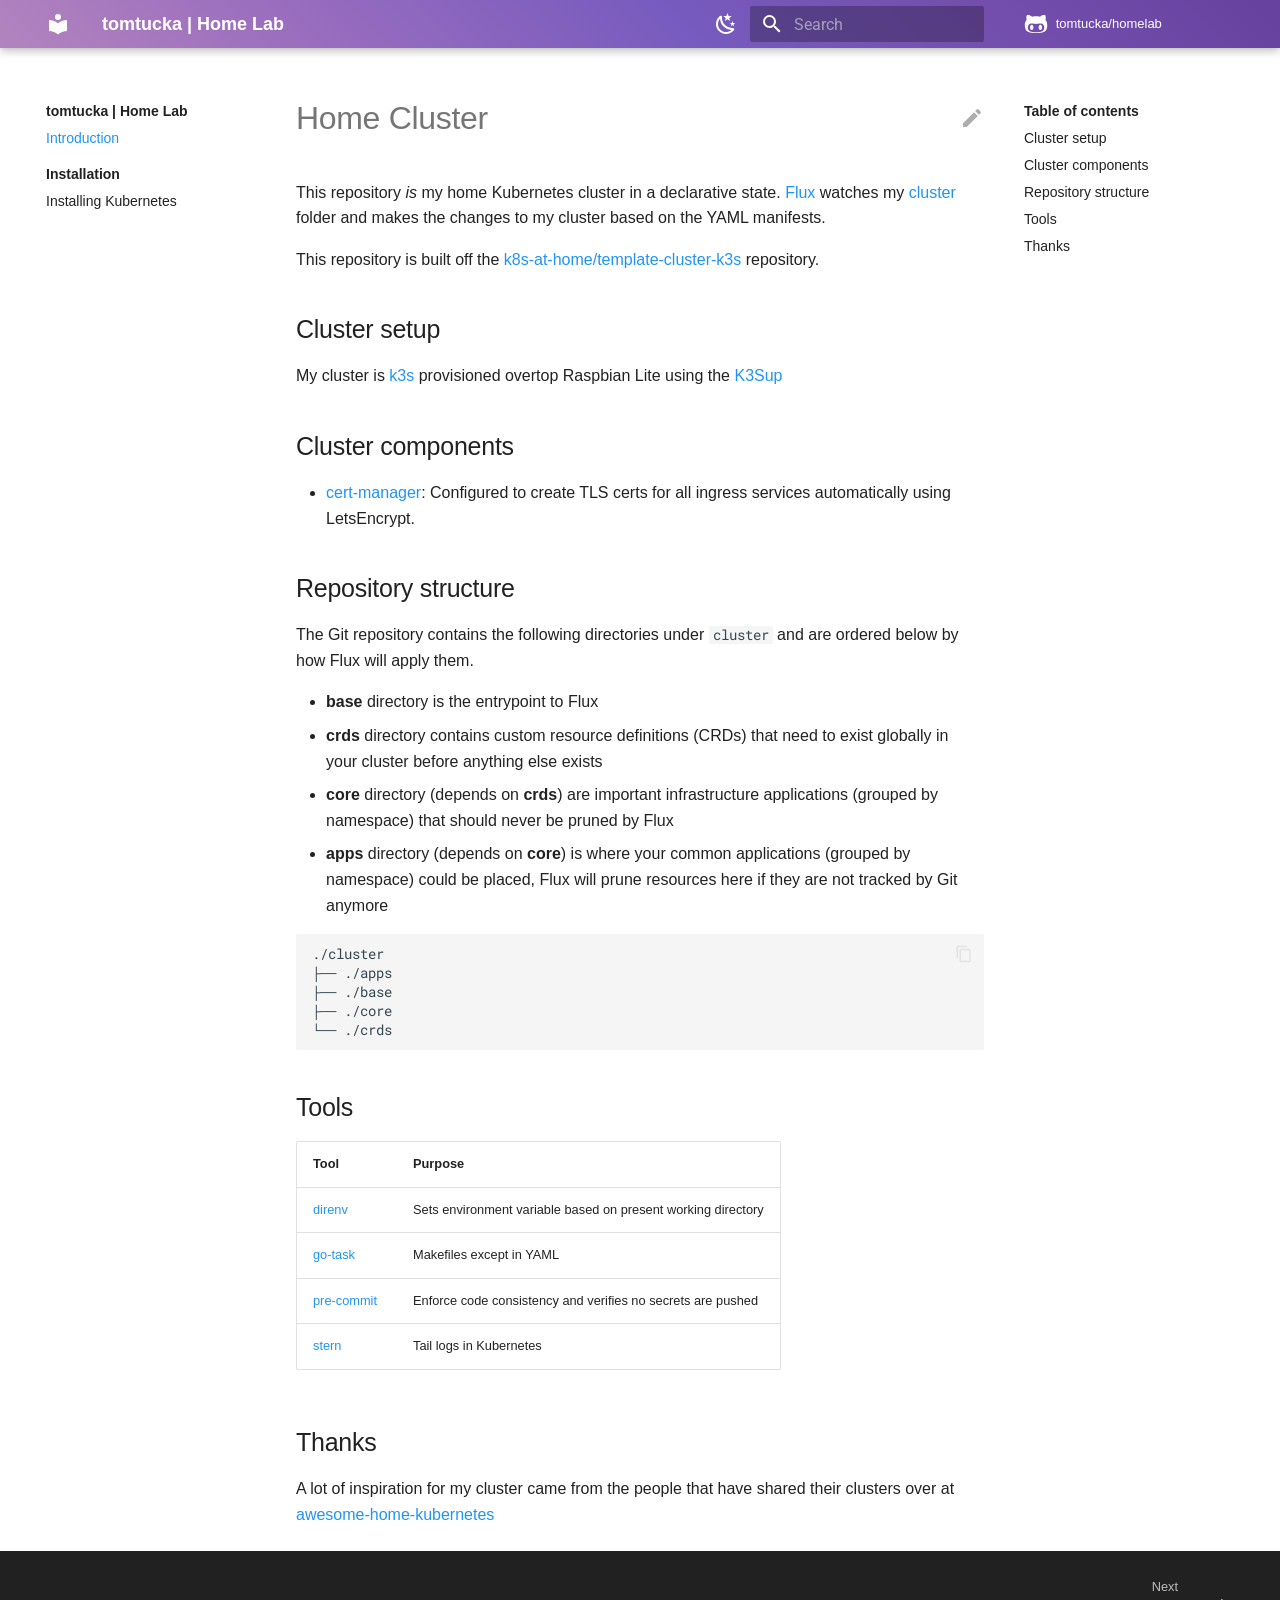
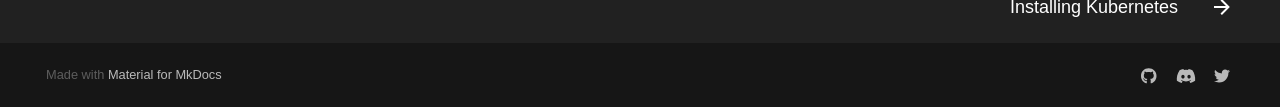
<file: index.html>
<!doctype html><html lang=en class=no-js> <head><meta charset=utf-8><meta name=viewport content="width=device-width,initial-scale=1"><meta name=description content="A mono repository for my home infrastructure and Kubernetes cluster which tries to adhere to Infrastructure as Code (IaC) and GitOps practices"><meta name=author content="Tom Withers"><link href=https://tomtucka.github.io/home-ops/ rel=canonical><link rel=icon href=assets/images/favicon.png><meta name=generator content="mkdocs-1.2.3, mkdocs-material-8.1.4"><title>tomtucka | Home Lab</title><link rel=stylesheet href=assets/stylesheets/main.bb3983ee.min.css><link rel=stylesheet href=assets/stylesheets/palette.e6a45f82.min.css><link rel=preconnect href=https://fonts.gstatic.com crossorigin><link rel=stylesheet href="https://fonts.googleapis.com/css?family=Roboto:300,400,400i,700%7CRoboto+Mono&display=fallback"><style>:root{--md-text-font:"Roboto";--md-code-font:"Roboto Mono"}</style><link rel=stylesheet href=_static/custom.css><script>__md_scope=new URL(".",location),__md_get=(e,_=localStorage,t=__md_scope)=>JSON.parse(_.getItem(t.pathname+"."+e)),__md_set=(e,_,t=localStorage,a=__md_scope)=>{try{t.setItem(a.pathname+"."+e,JSON.stringify(_))}catch(e){}}</script></head> <body dir=ltr data-md-color-scheme=default data-md-color-primary=blue data-md-color-accent=indigo> <script>var palette=__md_get("__palette");if(palette&&"object"==typeof palette.color)for(var[key,value]of Object.entries(palette.color))document.body.setAttribute("data-md-color-"+key,value)</script> <input class=md-toggle data-md-toggle=drawer type=checkbox id=__drawer autocomplete=off> <input class=md-toggle data-md-toggle=search type=checkbox id=__search autocomplete=off> <label class=md-overlay for=__drawer></label> <div data-md-component=skip> <a href=#home-cluster class=md-skip> Skip to content </a> </div> <div data-md-component=announce> </div> <header class=md-header data-md-component=header> <nav class="md-header__inner md-grid" aria-label=Header> <a href=. title="tomtucka | Home Lab" class="md-header__button md-logo" aria-label="tomtucka | Home Lab" data-md-component=logo> <svg xmlns=http://www.w3.org/2000/svg viewbox="0 0 24 24"><path d="M12 8a3 3 0 0 0 3-3 3 3 0 0 0-3-3 3 3 0 0 0-3 3 3 3 0 0 0 3 3m0 3.54C9.64 9.35 6.5 8 3 8v11c3.5 0 6.64 1.35 9 3.54 2.36-2.19 5.5-3.54 9-3.54V8c-3.5 0-6.64 1.35-9 3.54z"/></svg> </a> <label class="md-header__button md-icon" for=__drawer> <svg xmlns=http://www.w3.org/2000/svg viewbox="0 0 24 24"><path d="M3 6h18v2H3V6m0 5h18v2H3v-2m0 5h18v2H3v-2z"/></svg> </label> <div class=md-header__title data-md-component=header-title> <div class=md-header__ellipsis> <div class=md-header__topic> <span class=md-ellipsis> tomtucka | Home Lab </span> </div> <div class=md-header__topic data-md-component=header-topic> <span class=md-ellipsis> Introduction </span> </div> </div> </div> <form class=md-header__option data-md-component=palette> <input class=md-option data-md-color-media data-md-color-scheme=default data-md-color-primary=blue data-md-color-accent=indigo aria-label="Switch to dark mode" type=radio name=__palette id=__palette_1> <label class="md-header__button md-icon" title="Switch to dark mode" for=__palette_2 hidden> <svg xmlns=http://www.w3.org/2000/svg viewbox="0 0 24 24"><path d="m17.75 4.09-2.53 1.94.91 3.06-2.63-1.81-2.63 1.81.91-3.06-2.53-1.94L12.44 4l1.06-3 1.06 3 3.19.09m3.5 6.91-1.64 1.25.59 1.98-1.7-1.17-1.7 1.17.59-1.98L15.75 11l2.06-.05L18.5 9l.69 1.95 2.06.05m-2.28 4.95c.83-.08 1.72 1.1 1.19 1.85-.32.45-.66.87-1.08 1.27C15.17 23 8.84 23 4.94 19.07c-3.91-3.9-3.91-10.24 0-14.14.4-.4.82-.76 1.27-1.08.75-.53 1.93.36 1.85 1.19-.27 2.86.69 5.83 2.89 8.02a9.96 9.96 0 0 0 8.02 2.89m-1.64 2.02a12.08 12.08 0 0 1-7.8-3.47c-2.17-2.19-3.33-5-3.49-7.82-2.81 3.14-2.7 7.96.31 10.98 3.02 3.01 7.84 3.12 10.98.31z"/></svg> </label> <input class=md-option data-md-color-media data-md-color-scheme=slate data-md-color-primary=blue data-md-color-accent=indigo aria-label="Switch to light mode" type=radio name=__palette id=__palette_2> <label class="md-header__button md-icon" title="Switch to light mode" for=__palette_1 hidden> <svg xmlns=http://www.w3.org/2000/svg viewbox="0 0 24 24"><path d="M12 7a5 5 0 0 1 5 5 5 5 0 0 1-5 5 5 5 0 0 1-5-5 5 5 0 0 1 5-5m0 2a3 3 0 0 0-3 3 3 3 0 0 0 3 3 3 3 0 0 0 3-3 3 3 0 0 0-3-3m0-7 2.39 3.42C13.65 5.15 12.84 5 12 5c-.84 0-1.65.15-2.39.42L12 2M3.34 7l4.16-.35A7.2 7.2 0 0 0 5.94 8.5c-.44.74-.69 1.5-.83 2.29L3.34 7m.02 10 1.76-3.77a7.131 7.131 0 0 0 2.38 4.14L3.36 17M20.65 7l-1.77 3.79a7.023 7.023 0 0 0-2.38-4.15l4.15.36m-.01 10-4.14.36c.59-.51 1.12-1.14 1.54-1.86.42-.73.69-1.5.83-2.29L20.64 17M12 22l-2.41-3.44c.74.27 1.55.44 2.41.44.82 0 1.63-.17 2.37-.44L12 22z"/></svg> </label> </form> <label class="md-header__button md-icon" for=__search> <svg xmlns=http://www.w3.org/2000/svg viewbox="0 0 24 24"><path d="M9.5 3A6.5 6.5 0 0 1 16 9.5c0 1.61-.59 3.09-1.56 4.23l.27.27h.79l5 5-1.5 1.5-5-5v-.79l-.27-.27A6.516 6.516 0 0 1 9.5 16 6.5 6.5 0 0 1 3 9.5 6.5 6.5 0 0 1 9.5 3m0 2C7 5 5 7 5 9.5S7 14 9.5 14 14 12 14 9.5 12 5 9.5 5z"/></svg> </label> <div class=md-search data-md-component=search role=dialog> <label class=md-search__overlay for=__search></label> <div class=md-search__inner role=search> <form class=md-search__form name=search> <input type=text class=md-search__input name=query aria-label=Search placeholder=Search autocapitalize=off autocorrect=off autocomplete=off spellcheck=false data-md-component=search-query required> <label class="md-search__icon md-icon" for=__search> <svg xmlns=http://www.w3.org/2000/svg viewbox="0 0 24 24"><path d="M9.5 3A6.5 6.5 0 0 1 16 9.5c0 1.61-.59 3.09-1.56 4.23l.27.27h.79l5 5-1.5 1.5-5-5v-.79l-.27-.27A6.516 6.516 0 0 1 9.5 16 6.5 6.5 0 0 1 3 9.5 6.5 6.5 0 0 1 9.5 3m0 2C7 5 5 7 5 9.5S7 14 9.5 14 14 12 14 9.5 12 5 9.5 5z"/></svg> <svg xmlns=http://www.w3.org/2000/svg viewbox="0 0 24 24"><path d="M20 11v2H8l5.5 5.5-1.42 1.42L4.16 12l7.92-7.92L13.5 5.5 8 11h12z"/></svg> </label> <nav class=md-search__options aria-label=Search> <a href=javascript:void(0) class="md-search__icon md-icon" aria-label=Share data-clipboard data-clipboard-text data-md-component=search-share tabindex=-1> <svg xmlns=http://www.w3.org/2000/svg viewbox="0 0 24 24"><path d="M18 16.08c-.76 0-1.44.3-1.96.77L8.91 12.7c.05-.23.09-.46.09-.7 0-.24-.04-.47-.09-.7l7.05-4.11c.54.5 1.25.81 2.04.81a3 3 0 0 0 3-3 3 3 0 0 0-3-3 3 3 0 0 0-3 3c0 .24.04.47.09.7L8.04 9.81C7.5 9.31 6.79 9 6 9a3 3 0 0 0-3 3 3 3 0 0 0 3 3c.79 0 1.5-.31 2.04-.81l7.12 4.15c-.05.21-.08.43-.08.66 0 1.61 1.31 2.91 2.92 2.91 1.61 0 2.92-1.3 2.92-2.91A2.92 2.92 0 0 0 18 16.08z"/></svg> </a> <button type=reset class="md-search__icon md-icon" aria-label=Clear tabindex=-1> <svg xmlns=http://www.w3.org/2000/svg viewbox="0 0 24 24"><path d="M19 6.41 17.59 5 12 10.59 6.41 5 5 6.41 10.59 12 5 17.59 6.41 19 12 13.41 17.59 19 19 17.59 13.41 12 19 6.41z"/></svg> </button> </nav> <div class=md-search__suggest data-md-component=search-suggest></div> </form> <div class=md-search__output> <div class=md-search__scrollwrap data-md-scrollfix> <div class=md-search-result data-md-component=search-result> <div class=md-search-result__meta> Initializing search </div> <ol class=md-search-result__list></ol> </div> </div> </div> </div> </div> <div class=md-header__source> <a href=https://github.com/tomtucka/homelab/ title="Go to repository" class=md-source data-md-component=source> <div class="md-source__icon md-icon"> <svg xmlns=http://www.w3.org/2000/svg viewbox="0 0 480 512"><path d="M186.1 328.7c0 20.9-10.9 55.1-36.7 55.1s-36.7-34.2-36.7-55.1 10.9-55.1 36.7-55.1 36.7 34.2 36.7 55.1zM480 278.2c0 31.9-3.2 65.7-17.5 95-37.9 76.6-142.1 74.8-216.7 74.8-75.8 0-186.2 2.7-225.6-74.8-14.6-29-20.2-63.1-20.2-95 0-41.9 13.9-81.5 41.5-113.6-5.2-15.8-7.7-32.4-7.7-48.8 0-21.5 4.9-32.3 14.6-51.8 45.3 0 74.3 9 108.8 36 29-6.9 58.8-10 88.7-10 27 0 54.2 2.9 80.4 9.2 34-26.7 63-35.2 107.8-35.2 9.8 19.5 14.6 30.3 14.6 51.8 0 16.4-2.6 32.7-7.7 48.2 27.5 32.4 39 72.3 39 114.2zm-64.3 50.5c0-43.9-26.7-82.6-73.5-82.6-18.9 0-37 3.4-56 6-14.9 2.3-29.8 3.2-45.1 3.2-15.2 0-30.1-.9-45.1-3.2-18.7-2.6-37-6-56-6-46.8 0-73.5 38.7-73.5 82.6 0 87.8 80.4 101.3 150.4 101.3h48.2c70.3 0 150.6-13.4 150.6-101.3zm-82.6-55.1c-25.8 0-36.7 34.2-36.7 55.1s10.9 55.1 36.7 55.1 36.7-34.2 36.7-55.1-10.9-55.1-36.7-55.1z"/></svg> </div> <div class=md-source__repository> tomtucka/homelab </div> </a> </div> </nav> </header> <div class=md-container data-md-component=container> <main class=md-main data-md-component=main> <div class="md-main__inner md-grid"> <div class="md-sidebar md-sidebar--primary" data-md-component=sidebar data-md-type=navigation> <div class=md-sidebar__scrollwrap> <div class=md-sidebar__inner> <nav class="md-nav md-nav--primary" aria-label=Navigation data-md-level=0> <label class=md-nav__title for=__drawer> <a href=. title="tomtucka | Home Lab" class="md-nav__button md-logo" aria-label="tomtucka | Home Lab" data-md-component=logo> <svg xmlns=http://www.w3.org/2000/svg viewbox="0 0 24 24"><path d="M12 8a3 3 0 0 0 3-3 3 3 0 0 0-3-3 3 3 0 0 0-3 3 3 3 0 0 0 3 3m0 3.54C9.64 9.35 6.5 8 3 8v11c3.5 0 6.64 1.35 9 3.54 2.36-2.19 5.5-3.54 9-3.54V8c-3.5 0-6.64 1.35-9 3.54z"/></svg> </a> tomtucka | Home Lab </label> <div class=md-nav__source> <a href=https://github.com/tomtucka/homelab/ title="Go to repository" class=md-source data-md-component=source> <div class="md-source__icon md-icon"> <svg xmlns=http://www.w3.org/2000/svg viewbox="0 0 480 512"><path d="M186.1 328.7c0 20.9-10.9 55.1-36.7 55.1s-36.7-34.2-36.7-55.1 10.9-55.1 36.7-55.1 36.7 34.2 36.7 55.1zM480 278.2c0 31.9-3.2 65.7-17.5 95-37.9 76.6-142.1 74.8-216.7 74.8-75.8 0-186.2 2.7-225.6-74.8-14.6-29-20.2-63.1-20.2-95 0-41.9 13.9-81.5 41.5-113.6-5.2-15.8-7.7-32.4-7.7-48.8 0-21.5 4.9-32.3 14.6-51.8 45.3 0 74.3 9 108.8 36 29-6.9 58.8-10 88.7-10 27 0 54.2 2.9 80.4 9.2 34-26.7 63-35.2 107.8-35.2 9.8 19.5 14.6 30.3 14.6 51.8 0 16.4-2.6 32.7-7.7 48.2 27.5 32.4 39 72.3 39 114.2zm-64.3 50.5c0-43.9-26.7-82.6-73.5-82.6-18.9 0-37 3.4-56 6-14.9 2.3-29.8 3.2-45.1 3.2-15.2 0-30.1-.9-45.1-3.2-18.7-2.6-37-6-56-6-46.8 0-73.5 38.7-73.5 82.6 0 87.8 80.4 101.3 150.4 101.3h48.2c70.3 0 150.6-13.4 150.6-101.3zm-82.6-55.1c-25.8 0-36.7 34.2-36.7 55.1s10.9 55.1 36.7 55.1 36.7-34.2 36.7-55.1-10.9-55.1-36.7-55.1z"/></svg> </div> <div class=md-source__repository> tomtucka/homelab </div> </a> </div> <ul class=md-nav__list data-md-scrollfix> <li class="md-nav__item md-nav__item--active"> <input class="md-nav__toggle md-toggle" data-md-toggle=toc type=checkbox id=__toc> <label class="md-nav__link md-nav__link--active" for=__toc> Introduction <span class="md-nav__icon md-icon"></span> </label> <a href=. class="md-nav__link md-nav__link--active"> Introduction </a> <nav class="md-nav md-nav--secondary" aria-label="Table of contents"> <label class=md-nav__title for=__toc> <span class="md-nav__icon md-icon"></span> Table of contents </label> <ul class=md-nav__list data-md-component=toc data-md-scrollfix> <li class=md-nav__item> <a href=#cluster-setup class=md-nav__link> Cluster setup </a> </li> <li class=md-nav__item> <a href=#cluster-components class=md-nav__link> Cluster components </a> </li> <li class=md-nav__item> <a href=#repository-structure class=md-nav__link> Repository structure </a> </li> <li class=md-nav__item> <a href=#tools class=md-nav__link> Tools </a> </li> <li class=md-nav__item> <a href=#thanks class=md-nav__link> Thanks </a> </li> </ul> </nav> </li> <li class="md-nav__item md-nav__item--section md-nav__item--nested"> <input class="md-nav__toggle md-toggle" data-md-toggle=__nav_2 type=checkbox id=__nav_2> <label class=md-nav__link for=__nav_2> Installation <span class="md-nav__icon md-icon"></span> </label> <nav class=md-nav aria-label=Installation data-md-level=1> <label class=md-nav__title for=__nav_2> <span class="md-nav__icon md-icon"></span> Installation </label> <ul class=md-nav__list data-md-scrollfix> <li class=md-nav__item> <a href=installation/installing-kubernetes/ class=md-nav__link> Installing Kubernetes </a> </li> </ul> </nav> </li> </ul> </nav> </div> </div> </div> <div class="md-sidebar md-sidebar--secondary" data-md-component=sidebar data-md-type=toc> <div class=md-sidebar__scrollwrap> <div class=md-sidebar__inner> <nav class="md-nav md-nav--secondary" aria-label="Table of contents"> <label class=md-nav__title for=__toc> <span class="md-nav__icon md-icon"></span> Table of contents </label> <ul class=md-nav__list data-md-component=toc data-md-scrollfix> <li class=md-nav__item> <a href=#cluster-setup class=md-nav__link> Cluster setup </a> </li> <li class=md-nav__item> <a href=#cluster-components class=md-nav__link> Cluster components </a> </li> <li class=md-nav__item> <a href=#repository-structure class=md-nav__link> Repository structure </a> </li> <li class=md-nav__item> <a href=#tools class=md-nav__link> Tools </a> </li> <li class=md-nav__item> <a href=#thanks class=md-nav__link> Thanks </a> </li> </ul> </nav> </div> </div> </div> <div class=md-content data-md-component=content> <article class="md-content__inner md-typeset"> <a href=https://github.com/tomtucka/homelab/edit/main/docs/index.md title="Edit this page" class="md-content__button md-icon"> <svg xmlns=http://www.w3.org/2000/svg viewbox="0 0 24 24"><path d="M20.71 7.04c.39-.39.39-1.04 0-1.41l-2.34-2.34c-.37-.39-1.02-.39-1.41 0l-1.84 1.83 3.75 3.75M3 17.25V21h3.75L17.81 9.93l-3.75-3.75L3 17.25z"/></svg> </a> <h1 id=home-cluster>Home Cluster<a class=headerlink href=#home-cluster title="Permanent link">&para;</a></h1> <p>This repository <em>is</em> my home Kubernetes cluster in a declarative state. <a href=https://github.com/fluxcd/flux2>Flux</a> watches my <a href=./cluster/ >cluster</a> folder and makes the changes to my cluster based on the YAML manifests.</p> <p>This repository is built off the <a href=https://github.com/k8s-at-home/template-cluster-k3s>k8s-at-home/template-cluster-k3s</a> repository.</p> <h2 id=cluster-setup>Cluster setup<a class=headerlink href=#cluster-setup title="Permanent link">&para;</a></h2> <p>My cluster is <a href=https://k3s.io/ >k3s</a> provisioned overtop Raspbian Lite using the <a href>K3Sup</a></p> <h2 id=cluster-components>Cluster components<a class=headerlink href=#cluster-components title="Permanent link">&para;</a></h2> <ul> <li><a href=https://cert-manager.io/docs/ >cert-manager</a>: Configured to create TLS certs for all ingress services automatically using LetsEncrypt.</li> </ul> <h2 id=repository-structure>Repository structure<a class=headerlink href=#repository-structure title="Permanent link">&para;</a></h2> <p>The Git repository contains the following directories under <code>cluster</code> and are ordered below by how Flux will apply them.</p> <ul> <li><strong>base</strong> directory is the entrypoint to Flux</li> <li><strong>crds</strong> directory contains custom resource definitions (CRDs) that need to exist globally in your cluster before anything else exists</li> <li><strong>core</strong> directory (depends on <strong>crds</strong>) are important infrastructure applications (grouped by namespace) that should never be pruned by Flux</li> <li><strong>apps</strong> directory (depends on <strong>core</strong>) is where your common applications (grouped by namespace) could be placed, Flux will prune resources here if they are not tracked by Git anymore</li> </ul> <pre><code>./cluster
├── ./apps
├── ./base
├── ./core
└── ./crds
</code></pre> <h2 id=tools>Tools<a class=headerlink href=#tools title="Permanent link">&para;</a></h2> <table> <thead> <tr> <th>Tool</th> <th>Purpose</th> </tr> </thead> <tbody> <tr> <td><a href=https://github.com/direnv/direnv>direnv</a></td> <td>Sets environment variable based on present working directory</td> </tr> <tr> <td><a href=https://github.com/go-task/task>go-task</a></td> <td>Makefiles except in YAML</td> </tr> <tr> <td><a href=https://github.com/pre-commit/pre-commit>pre-commit</a></td> <td>Enforce code consistency and verifies no secrets are pushed</td> </tr> <tr> <td><a href=https://github.com/stern/stern>stern</a></td> <td>Tail logs in Kubernetes</td> </tr> </tbody> </table> <h2 id=thanks>Thanks<a class=headerlink href=#thanks title="Permanent link">&para;</a></h2> <p>A lot of inspiration for my cluster came from the people that have shared their clusters over at <a href=https://github.com/k8s-at-home/awesome-home-kubernetes>awesome-home-kubernetes</a></p> </article> </div> </div> </main> <footer class=md-footer> <nav class="md-footer__inner md-grid" aria-label=Footer> <a href=installation/installing-kubernetes/ class="md-footer__link md-footer__link--next" aria-label="Next: Installing Kubernetes" rel=next> <div class=md-footer__title> <div class=md-ellipsis> <span class=md-footer__direction> Next </span> Installing Kubernetes </div> </div> <div class="md-footer__button md-icon"> <svg xmlns=http://www.w3.org/2000/svg viewbox="0 0 24 24"><path d="M4 11v2h12l-5.5 5.5 1.42 1.42L19.84 12l-7.92-7.92L10.5 5.5 16 11H4z"/></svg> </div> </a> </nav> <div class="md-footer-meta md-typeset"> <div class="md-footer-meta__inner md-grid"> <div class=md-copyright> Made with <a href=https://squidfunk.github.io/mkdocs-material/ target=_blank rel=noopener> Material for MkDocs </a> </div> <div class=md-social> <a href=https://github.com/tomtucka target=_blank rel=noopener title=github.com class=md-social__link> <svg xmlns=http://www.w3.org/2000/svg viewbox="0 0 496 512"><path d="M165.9 397.4c0 2-2.3 3.6-5.2 3.6-3.3.3-5.6-1.3-5.6-3.6 0-2 2.3-3.6 5.2-3.6 3-.3 5.6 1.3 5.6 3.6zm-31.1-4.5c-.7 2 1.3 4.3 4.3 4.9 2.6 1 5.6 0 6.2-2s-1.3-4.3-4.3-5.2c-2.6-.7-5.5.3-6.2 2.3zm44.2-1.7c-2.9.7-4.9 2.6-4.6 4.9.3 2 2.9 3.3 5.9 2.6 2.9-.7 4.9-2.6 4.6-4.6-.3-1.9-3-3.2-5.9-2.9zM244.8 8C106.1 8 0 113.3 0 252c0 110.9 69.8 205.8 169.5 239.2 12.8 2.3 17.3-5.6 17.3-12.1 0-6.2-.3-40.4-.3-61.4 0 0-70 15-84.7-29.8 0 0-11.4-29.1-27.8-36.6 0 0-22.9-15.7 1.6-15.4 0 0 24.9 2 38.6 25.8 21.9 38.6 58.6 27.5 72.9 20.9 2.3-16 8.8-27.1 16-33.7-55.9-6.2-112.3-14.3-112.3-110.5 0-27.5 7.6-41.3 23.6-58.9-2.6-6.5-11.1-33.3 2.6-67.9 20.9-6.5 69 27 69 27 20-5.6 41.5-8.5 62.8-8.5s42.8 2.9 62.8 8.5c0 0 48.1-33.6 69-27 13.7 34.7 5.2 61.4 2.6 67.9 16 17.7 25.8 31.5 25.8 58.9 0 96.5-58.9 104.2-114.8 110.5 9.2 7.9 17 22.9 17 46.4 0 33.7-.3 75.4-.3 83.6 0 6.5 4.6 14.4 17.3 12.1C428.2 457.8 496 362.9 496 252 496 113.3 383.5 8 244.8 8zM97.2 352.9c-1.3 1-1 3.3.7 5.2 1.6 1.6 3.9 2.3 5.2 1 1.3-1 1-3.3-.7-5.2-1.6-1.6-3.9-2.3-5.2-1zm-10.8-8.1c-.7 1.3.3 2.9 2.3 3.9 1.6 1 3.6.7 4.3-.7.7-1.3-.3-2.9-2.3-3.9-2-.6-3.6-.3-4.3.7zm32.4 35.6c-1.6 1.3-1 4.3 1.3 6.2 2.3 2.3 5.2 2.6 6.5 1 1.3-1.3.7-4.3-1.3-6.2-2.2-2.3-5.2-2.6-6.5-1zm-11.4-14.7c-1.6 1-1.6 3.6 0 5.9 1.6 2.3 4.3 3.3 5.6 2.3 1.6-1.3 1.6-3.9 0-6.2-1.4-2.3-4-3.3-5.6-2z"/></svg> </a> <a href=https://discord.gg/k8s-at-home target=_blank rel=noopener title=discord.gg class=md-social__link> <svg xmlns=http://www.w3.org/2000/svg viewbox="0 0 640 512"><path d="M524.531 69.836a1.5 1.5 0 0 0-.764-.7A485.065 485.065 0 0 0 404.081 32.03a1.816 1.816 0 0 0-1.923.91 337.461 337.461 0 0 0-14.9 30.6 447.848 447.848 0 0 0-134.426 0 309.541 309.541 0 0 0-15.135-30.6 1.89 1.89 0 0 0-1.924-.91 483.689 483.689 0 0 0-119.688 37.107 1.712 1.712 0 0 0-.788.676C39.068 183.651 18.186 294.69 28.43 404.354a2.016 2.016 0 0 0 .765 1.375 487.666 487.666 0 0 0 146.825 74.189 1.9 1.9 0 0 0 2.063-.676A348.2 348.2 0 0 0 208.12 430.4a1.86 1.86 0 0 0-1.019-2.588 321.173 321.173 0 0 1-45.868-21.853 1.885 1.885 0 0 1-.185-3.126 251.047 251.047 0 0 0 9.109-7.137 1.819 1.819 0 0 1 1.9-.256c96.229 43.917 200.41 43.917 295.5 0a1.812 1.812 0 0 1 1.924.233 234.533 234.533 0 0 0 9.132 7.16 1.884 1.884 0 0 1-.162 3.126 301.407 301.407 0 0 1-45.89 21.83 1.875 1.875 0 0 0-1 2.611 391.055 391.055 0 0 0 30.014 48.815 1.864 1.864 0 0 0 2.063.7A486.048 486.048 0 0 0 610.7 405.729a1.882 1.882 0 0 0 .765-1.352c12.264-126.783-20.532-236.912-86.934-334.541zM222.491 337.58c-28.972 0-52.844-26.587-52.844-59.239s23.409-59.241 52.844-59.241c29.665 0 53.306 26.82 52.843 59.239 0 32.654-23.41 59.241-52.843 59.241zm195.38 0c-28.971 0-52.843-26.587-52.843-59.239s23.409-59.241 52.843-59.241c29.667 0 53.307 26.82 52.844 59.239 0 32.654-23.177 59.241-52.844 59.241z"/></svg> </a> <a href=https://twitter.com/tomtucka target=_blank rel=noopener title=twitter.com class=md-social__link> <svg xmlns=http://www.w3.org/2000/svg viewbox="0 0 512 512"><path d="M459.37 151.716c.325 4.548.325 9.097.325 13.645 0 138.72-105.583 298.558-298.558 298.558-59.452 0-114.68-17.219-161.137-47.106 8.447.974 16.568 1.299 25.34 1.299 49.055 0 94.213-16.568 130.274-44.832-46.132-.975-84.792-31.188-98.112-72.772 6.498.974 12.995 1.624 19.818 1.624 9.421 0 18.843-1.3 27.614-3.573-48.081-9.747-84.143-51.98-84.143-102.985v-1.299c13.969 7.797 30.214 12.67 47.431 13.319-28.264-18.843-46.781-51.005-46.781-87.391 0-19.492 5.197-37.36 14.294-52.954 51.655 63.675 129.3 105.258 216.365 109.807-1.624-7.797-2.599-15.918-2.599-24.04 0-57.828 46.782-104.934 104.934-104.934 30.213 0 57.502 12.67 76.67 33.137 23.715-4.548 46.456-13.32 66.599-25.34-7.798 24.366-24.366 44.833-46.132 57.827 21.117-2.273 41.584-8.122 60.426-16.243-14.292 20.791-32.161 39.308-52.628 54.253z"/></svg> </a> </div> </div> </div> </footer> </div> <div class=md-dialog data-md-component=dialog> <div class="md-dialog__inner md-typeset"></div> </div> <script id=__config type=application/json>{"base": ".", "features": ["navigation.sections", "navigation.tracking", "search.highlight", "search.share", "search.suggest"], "translations": {"clipboard.copy": "Copy to clipboard", "clipboard.copied": "Copied to clipboard", "search.config.lang": "en", "search.config.pipeline": "trimmer, stopWordFilter", "search.config.separator": "[\\s\\-]+", "search.placeholder": "Search", "search.result.placeholder": "Type to start searching", "search.result.none": "No matching documents", "search.result.one": "1 matching document", "search.result.other": "# matching documents", "search.result.more.one": "1 more on this page", "search.result.more.other": "# more on this page", "search.result.term.missing": "Missing", "select.version.title": "Select version"}, "search": "assets/javascripts/workers/search.361d90f1.min.js"}</script> <script src=assets/javascripts/bundle.289a2a4b.min.js></script> </body> </html>
</file>
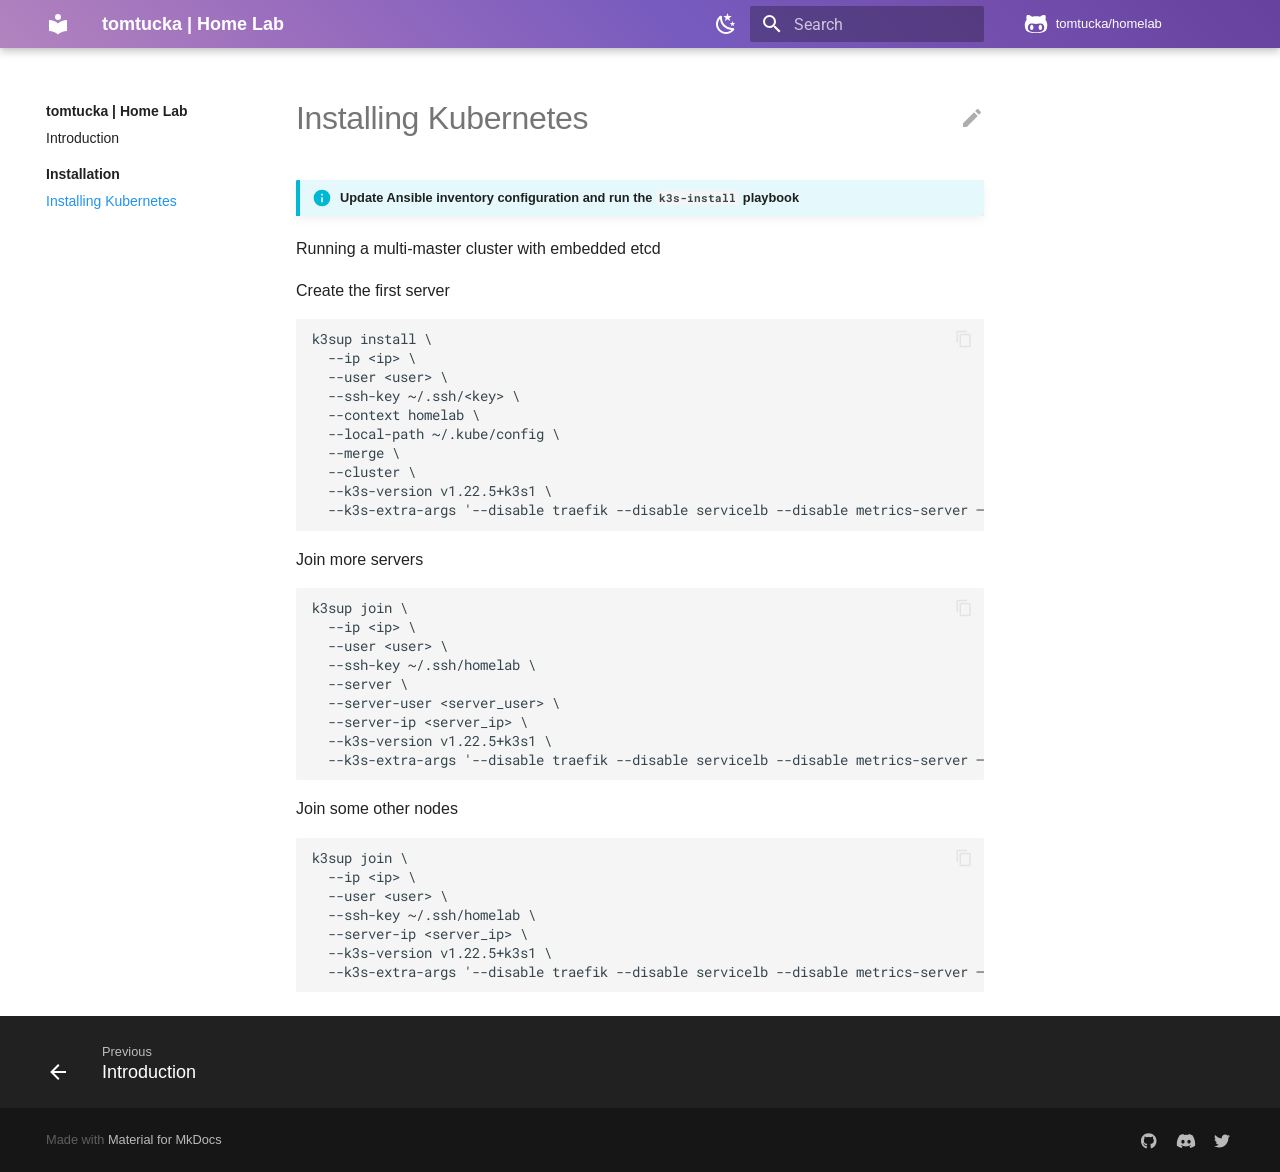
<file: installation/installing-kubernetes/index.html>
<!doctype html><html lang=en class=no-js> <head><meta charset=utf-8><meta name=viewport content="width=device-width,initial-scale=1"><meta name=description content="A mono repository for my home infrastructure and Kubernetes cluster which tries to adhere to Infrastructure as Code (IaC) and GitOps practices"><meta name=author content="Tom Withers"><link href=https://tomtucka.github.io/home-ops/installation/installing-kubernetes/ rel=canonical><link rel=icon href=../../assets/images/favicon.png><meta name=generator content="mkdocs-1.2.3, mkdocs-material-8.1.4"><title>Installing Kubernetes - tomtucka | Home Lab</title><link rel=stylesheet href=../../assets/stylesheets/main.bb3983ee.min.css><link rel=stylesheet href=../../assets/stylesheets/palette.e6a45f82.min.css><link rel=preconnect href=https://fonts.gstatic.com crossorigin><link rel=stylesheet href="https://fonts.googleapis.com/css?family=Roboto:300,400,400i,700%7CRoboto+Mono&display=fallback"><style>:root{--md-text-font:"Roboto";--md-code-font:"Roboto Mono"}</style><link rel=stylesheet href=../../_static/custom.css><script>__md_scope=new URL("../..",location),__md_get=(e,_=localStorage,t=__md_scope)=>JSON.parse(_.getItem(t.pathname+"."+e)),__md_set=(e,_,t=localStorage,a=__md_scope)=>{try{t.setItem(a.pathname+"."+e,JSON.stringify(_))}catch(e){}}</script></head> <body dir=ltr data-md-color-scheme=default data-md-color-primary=blue data-md-color-accent=indigo> <script>var palette=__md_get("__palette");if(palette&&"object"==typeof palette.color)for(var[key,value]of Object.entries(palette.color))document.body.setAttribute("data-md-color-"+key,value)</script> <input class=md-toggle data-md-toggle=drawer type=checkbox id=__drawer autocomplete=off> <input class=md-toggle data-md-toggle=search type=checkbox id=__search autocomplete=off> <label class=md-overlay for=__drawer></label> <div data-md-component=skip> <a href=#installing-kubernetes class=md-skip> Skip to content </a> </div> <div data-md-component=announce> </div> <header class=md-header data-md-component=header> <nav class="md-header__inner md-grid" aria-label=Header> <a href=../.. title="tomtucka | Home Lab" class="md-header__button md-logo" aria-label="tomtucka | Home Lab" data-md-component=logo> <svg xmlns=http://www.w3.org/2000/svg viewbox="0 0 24 24"><path d="M12 8a3 3 0 0 0 3-3 3 3 0 0 0-3-3 3 3 0 0 0-3 3 3 3 0 0 0 3 3m0 3.54C9.64 9.35 6.5 8 3 8v11c3.5 0 6.64 1.35 9 3.54 2.36-2.19 5.5-3.54 9-3.54V8c-3.5 0-6.64 1.35-9 3.54z"/></svg> </a> <label class="md-header__button md-icon" for=__drawer> <svg xmlns=http://www.w3.org/2000/svg viewbox="0 0 24 24"><path d="M3 6h18v2H3V6m0 5h18v2H3v-2m0 5h18v2H3v-2z"/></svg> </label> <div class=md-header__title data-md-component=header-title> <div class=md-header__ellipsis> <div class=md-header__topic> <span class=md-ellipsis> tomtucka | Home Lab </span> </div> <div class=md-header__topic data-md-component=header-topic> <span class=md-ellipsis> Installing Kubernetes </span> </div> </div> </div> <form class=md-header__option data-md-component=palette> <input class=md-option data-md-color-media data-md-color-scheme=default data-md-color-primary=blue data-md-color-accent=indigo aria-label="Switch to dark mode" type=radio name=__palette id=__palette_1> <label class="md-header__button md-icon" title="Switch to dark mode" for=__palette_2 hidden> <svg xmlns=http://www.w3.org/2000/svg viewbox="0 0 24 24"><path d="m17.75 4.09-2.53 1.94.91 3.06-2.63-1.81-2.63 1.81.91-3.06-2.53-1.94L12.44 4l1.06-3 1.06 3 3.19.09m3.5 6.91-1.64 1.25.59 1.98-1.7-1.17-1.7 1.17.59-1.98L15.75 11l2.06-.05L18.5 9l.69 1.95 2.06.05m-2.28 4.95c.83-.08 1.72 1.1 1.19 1.85-.32.45-.66.87-1.08 1.27C15.17 23 8.84 23 4.94 19.07c-3.91-3.9-3.91-10.24 0-14.14.4-.4.82-.76 1.27-1.08.75-.53 1.93.36 1.85 1.19-.27 2.86.69 5.83 2.89 8.02a9.96 9.96 0 0 0 8.02 2.89m-1.64 2.02a12.08 12.08 0 0 1-7.8-3.47c-2.17-2.19-3.33-5-3.49-7.82-2.81 3.14-2.7 7.96.31 10.98 3.02 3.01 7.84 3.12 10.98.31z"/></svg> </label> <input class=md-option data-md-color-media data-md-color-scheme=slate data-md-color-primary=blue data-md-color-accent=indigo aria-label="Switch to light mode" type=radio name=__palette id=__palette_2> <label class="md-header__button md-icon" title="Switch to light mode" for=__palette_1 hidden> <svg xmlns=http://www.w3.org/2000/svg viewbox="0 0 24 24"><path d="M12 7a5 5 0 0 1 5 5 5 5 0 0 1-5 5 5 5 0 0 1-5-5 5 5 0 0 1 5-5m0 2a3 3 0 0 0-3 3 3 3 0 0 0 3 3 3 3 0 0 0 3-3 3 3 0 0 0-3-3m0-7 2.39 3.42C13.65 5.15 12.84 5 12 5c-.84 0-1.65.15-2.39.42L12 2M3.34 7l4.16-.35A7.2 7.2 0 0 0 5.94 8.5c-.44.74-.69 1.5-.83 2.29L3.34 7m.02 10 1.76-3.77a7.131 7.131 0 0 0 2.38 4.14L3.36 17M20.65 7l-1.77 3.79a7.023 7.023 0 0 0-2.38-4.15l4.15.36m-.01 10-4.14.36c.59-.51 1.12-1.14 1.54-1.86.42-.73.69-1.5.83-2.29L20.64 17M12 22l-2.41-3.44c.74.27 1.55.44 2.41.44.82 0 1.63-.17 2.37-.44L12 22z"/></svg> </label> </form> <label class="md-header__button md-icon" for=__search> <svg xmlns=http://www.w3.org/2000/svg viewbox="0 0 24 24"><path d="M9.5 3A6.5 6.5 0 0 1 16 9.5c0 1.61-.59 3.09-1.56 4.23l.27.27h.79l5 5-1.5 1.5-5-5v-.79l-.27-.27A6.516 6.516 0 0 1 9.5 16 6.5 6.5 0 0 1 3 9.5 6.5 6.5 0 0 1 9.5 3m0 2C7 5 5 7 5 9.5S7 14 9.5 14 14 12 14 9.5 12 5 9.5 5z"/></svg> </label> <div class=md-search data-md-component=search role=dialog> <label class=md-search__overlay for=__search></label> <div class=md-search__inner role=search> <form class=md-search__form name=search> <input type=text class=md-search__input name=query aria-label=Search placeholder=Search autocapitalize=off autocorrect=off autocomplete=off spellcheck=false data-md-component=search-query required> <label class="md-search__icon md-icon" for=__search> <svg xmlns=http://www.w3.org/2000/svg viewbox="0 0 24 24"><path d="M9.5 3A6.5 6.5 0 0 1 16 9.5c0 1.61-.59 3.09-1.56 4.23l.27.27h.79l5 5-1.5 1.5-5-5v-.79l-.27-.27A6.516 6.516 0 0 1 9.5 16 6.5 6.5 0 0 1 3 9.5 6.5 6.5 0 0 1 9.5 3m0 2C7 5 5 7 5 9.5S7 14 9.5 14 14 12 14 9.5 12 5 9.5 5z"/></svg> <svg xmlns=http://www.w3.org/2000/svg viewbox="0 0 24 24"><path d="M20 11v2H8l5.5 5.5-1.42 1.42L4.16 12l7.92-7.92L13.5 5.5 8 11h12z"/></svg> </label> <nav class=md-search__options aria-label=Search> <a href=javascript:void(0) class="md-search__icon md-icon" aria-label=Share data-clipboard data-clipboard-text data-md-component=search-share tabindex=-1> <svg xmlns=http://www.w3.org/2000/svg viewbox="0 0 24 24"><path d="M18 16.08c-.76 0-1.44.3-1.96.77L8.91 12.7c.05-.23.09-.46.09-.7 0-.24-.04-.47-.09-.7l7.05-4.11c.54.5 1.25.81 2.04.81a3 3 0 0 0 3-3 3 3 0 0 0-3-3 3 3 0 0 0-3 3c0 .24.04.47.09.7L8.04 9.81C7.5 9.31 6.79 9 6 9a3 3 0 0 0-3 3 3 3 0 0 0 3 3c.79 0 1.5-.31 2.04-.81l7.12 4.15c-.05.21-.08.43-.08.66 0 1.61 1.31 2.91 2.92 2.91 1.61 0 2.92-1.3 2.92-2.91A2.92 2.92 0 0 0 18 16.08z"/></svg> </a> <button type=reset class="md-search__icon md-icon" aria-label=Clear tabindex=-1> <svg xmlns=http://www.w3.org/2000/svg viewbox="0 0 24 24"><path d="M19 6.41 17.59 5 12 10.59 6.41 5 5 6.41 10.59 12 5 17.59 6.41 19 12 13.41 17.59 19 19 17.59 13.41 12 19 6.41z"/></svg> </button> </nav> <div class=md-search__suggest data-md-component=search-suggest></div> </form> <div class=md-search__output> <div class=md-search__scrollwrap data-md-scrollfix> <div class=md-search-result data-md-component=search-result> <div class=md-search-result__meta> Initializing search </div> <ol class=md-search-result__list></ol> </div> </div> </div> </div> </div> <div class=md-header__source> <a href=https://github.com/tomtucka/homelab/ title="Go to repository" class=md-source data-md-component=source> <div class="md-source__icon md-icon"> <svg xmlns=http://www.w3.org/2000/svg viewbox="0 0 480 512"><path d="M186.1 328.7c0 20.9-10.9 55.1-36.7 55.1s-36.7-34.2-36.7-55.1 10.9-55.1 36.7-55.1 36.7 34.2 36.7 55.1zM480 278.2c0 31.9-3.2 65.7-17.5 95-37.9 76.6-142.1 74.8-216.7 74.8-75.8 0-186.2 2.7-225.6-74.8-14.6-29-20.2-63.1-20.2-95 0-41.9 13.9-81.5 41.5-113.6-5.2-15.8-7.7-32.4-7.7-48.8 0-21.5 4.9-32.3 14.6-51.8 45.3 0 74.3 9 108.8 36 29-6.9 58.8-10 88.7-10 27 0 54.2 2.9 80.4 9.2 34-26.7 63-35.2 107.8-35.2 9.8 19.5 14.6 30.3 14.6 51.8 0 16.4-2.6 32.7-7.7 48.2 27.5 32.4 39 72.3 39 114.2zm-64.3 50.5c0-43.9-26.7-82.6-73.5-82.6-18.9 0-37 3.4-56 6-14.9 2.3-29.8 3.2-45.1 3.2-15.2 0-30.1-.9-45.1-3.2-18.7-2.6-37-6-56-6-46.8 0-73.5 38.7-73.5 82.6 0 87.8 80.4 101.3 150.4 101.3h48.2c70.3 0 150.6-13.4 150.6-101.3zm-82.6-55.1c-25.8 0-36.7 34.2-36.7 55.1s10.9 55.1 36.7 55.1 36.7-34.2 36.7-55.1-10.9-55.1-36.7-55.1z"/></svg> </div> <div class=md-source__repository> tomtucka/homelab </div> </a> </div> </nav> </header> <div class=md-container data-md-component=container> <main class=md-main data-md-component=main> <div class="md-main__inner md-grid"> <div class="md-sidebar md-sidebar--primary" data-md-component=sidebar data-md-type=navigation> <div class=md-sidebar__scrollwrap> <div class=md-sidebar__inner> <nav class="md-nav md-nav--primary" aria-label=Navigation data-md-level=0> <label class=md-nav__title for=__drawer> <a href=../.. title="tomtucka | Home Lab" class="md-nav__button md-logo" aria-label="tomtucka | Home Lab" data-md-component=logo> <svg xmlns=http://www.w3.org/2000/svg viewbox="0 0 24 24"><path d="M12 8a3 3 0 0 0 3-3 3 3 0 0 0-3-3 3 3 0 0 0-3 3 3 3 0 0 0 3 3m0 3.54C9.64 9.35 6.5 8 3 8v11c3.5 0 6.64 1.35 9 3.54 2.36-2.19 5.5-3.54 9-3.54V8c-3.5 0-6.64 1.35-9 3.54z"/></svg> </a> tomtucka | Home Lab </label> <div class=md-nav__source> <a href=https://github.com/tomtucka/homelab/ title="Go to repository" class=md-source data-md-component=source> <div class="md-source__icon md-icon"> <svg xmlns=http://www.w3.org/2000/svg viewbox="0 0 480 512"><path d="M186.1 328.7c0 20.9-10.9 55.1-36.7 55.1s-36.7-34.2-36.7-55.1 10.9-55.1 36.7-55.1 36.7 34.2 36.7 55.1zM480 278.2c0 31.9-3.2 65.7-17.5 95-37.9 76.6-142.1 74.8-216.7 74.8-75.8 0-186.2 2.7-225.6-74.8-14.6-29-20.2-63.1-20.2-95 0-41.9 13.9-81.5 41.5-113.6-5.2-15.8-7.7-32.4-7.7-48.8 0-21.5 4.9-32.3 14.6-51.8 45.3 0 74.3 9 108.8 36 29-6.9 58.8-10 88.7-10 27 0 54.2 2.9 80.4 9.2 34-26.7 63-35.2 107.8-35.2 9.8 19.5 14.6 30.3 14.6 51.8 0 16.4-2.6 32.7-7.7 48.2 27.5 32.4 39 72.3 39 114.2zm-64.3 50.5c0-43.9-26.7-82.6-73.5-82.6-18.9 0-37 3.4-56 6-14.9 2.3-29.8 3.2-45.1 3.2-15.2 0-30.1-.9-45.1-3.2-18.7-2.6-37-6-56-6-46.8 0-73.5 38.7-73.5 82.6 0 87.8 80.4 101.3 150.4 101.3h48.2c70.3 0 150.6-13.4 150.6-101.3zm-82.6-55.1c-25.8 0-36.7 34.2-36.7 55.1s10.9 55.1 36.7 55.1 36.7-34.2 36.7-55.1-10.9-55.1-36.7-55.1z"/></svg> </div> <div class=md-source__repository> tomtucka/homelab </div> </a> </div> <ul class=md-nav__list data-md-scrollfix> <li class=md-nav__item> <a href=../.. class=md-nav__link> Introduction </a> </li> <li class="md-nav__item md-nav__item--active md-nav__item--section md-nav__item--nested"> <input class="md-nav__toggle md-toggle" data-md-toggle=__nav_2 type=checkbox id=__nav_2 checked> <label class=md-nav__link for=__nav_2> Installation <span class="md-nav__icon md-icon"></span> </label> <nav class=md-nav aria-label=Installation data-md-level=1> <label class=md-nav__title for=__nav_2> <span class="md-nav__icon md-icon"></span> Installation </label> <ul class=md-nav__list data-md-scrollfix> <li class="md-nav__item md-nav__item--active"> <input class="md-nav__toggle md-toggle" data-md-toggle=toc type=checkbox id=__toc> <a href=./ class="md-nav__link md-nav__link--active"> Installing Kubernetes </a> </li> </ul> </nav> </li> </ul> </nav> </div> </div> </div> <div class="md-sidebar md-sidebar--secondary" data-md-component=sidebar data-md-type=toc> <div class=md-sidebar__scrollwrap> <div class=md-sidebar__inner> <nav class="md-nav md-nav--secondary" aria-label="Table of contents"> </nav> </div> </div> </div> <div class=md-content data-md-component=content> <article class="md-content__inner md-typeset"> <a href=https://github.com/tomtucka/homelab/edit/main/docs/installation/installing-kubernetes.md title="Edit this page" class="md-content__button md-icon"> <svg xmlns=http://www.w3.org/2000/svg viewbox="0 0 24 24"><path d="M20.71 7.04c.39-.39.39-1.04 0-1.41l-2.34-2.34c-.37-.39-1.02-.39-1.41 0l-1.84 1.83 3.75 3.75M3 17.25V21h3.75L17.81 9.93l-3.75-3.75L3 17.25z"/></svg> </a> <h1 id=installing-kubernetes>Installing Kubernetes<a class=headerlink href=#installing-kubernetes title="Permanent link">&para;</a></h1> <div class="admonition info"> <p class=admonition-title>Update Ansible inventory configuration and run the <code>k3s-install</code> playbook</p> </div> <p>Running a multi-master cluster with embedded etcd</p> <p>Create the first server</p> <pre><code class=language-sh>k3sup install \
  --ip &lt;ip&gt; \
  --user &lt;user&gt; \
  --ssh-key ~/.ssh/&lt;key&gt; \
  --context homelab \
  --local-path ~/.kube/config \
  --merge \
  --cluster \
  --k3s-version v1.22.5+k3s1 \
  --k3s-extra-args '--disable traefik --disable servicelb --disable metrics-server –flannel-backend=none' \
</code></pre> <p>Join more servers</p> <pre><code class=language-sh>k3sup join \
  --ip &lt;ip&gt; \
  --user &lt;user&gt; \
  --ssh-key ~/.ssh/homelab \
  --server \
  --server-user &lt;server_user&gt; \
  --server-ip &lt;server_ip&gt; \
  --k3s-version v1.22.5+k3s1 \
  --k3s-extra-args '--disable traefik --disable servicelb --disable metrics-server –flannel-backend=none'
</code></pre> <p>Join some other nodes</p> <pre><code class=language-sh>k3sup join \
  --ip &lt;ip&gt; \
  --user &lt;user&gt; \
  --ssh-key ~/.ssh/homelab \
  --server-ip &lt;server_ip&gt; \
  --k3s-version v1.22.5+k3s1 \
  --k3s-extra-args '--disable traefik --disable servicelb --disable metrics-server –flannel-backend=none'
</code></pre> </article> </div> </div> </main> <footer class=md-footer> <nav class="md-footer__inner md-grid" aria-label=Footer> <a href=../.. class="md-footer__link md-footer__link--prev" aria-label="Previous: Introduction" rel=prev> <div class="md-footer__button md-icon"> <svg xmlns=http://www.w3.org/2000/svg viewbox="0 0 24 24"><path d="M20 11v2H8l5.5 5.5-1.42 1.42L4.16 12l7.92-7.92L13.5 5.5 8 11h12z"/></svg> </div> <div class=md-footer__title> <div class=md-ellipsis> <span class=md-footer__direction> Previous </span> Introduction </div> </div> </a> </nav> <div class="md-footer-meta md-typeset"> <div class="md-footer-meta__inner md-grid"> <div class=md-copyright> Made with <a href=https://squidfunk.github.io/mkdocs-material/ target=_blank rel=noopener> Material for MkDocs </a> </div> <div class=md-social> <a href=https://github.com/tomtucka target=_blank rel=noopener title=github.com class=md-social__link> <svg xmlns=http://www.w3.org/2000/svg viewbox="0 0 496 512"><path d="M165.9 397.4c0 2-2.3 3.6-5.2 3.6-3.3.3-5.6-1.3-5.6-3.6 0-2 2.3-3.6 5.2-3.6 3-.3 5.6 1.3 5.6 3.6zm-31.1-4.5c-.7 2 1.3 4.3 4.3 4.9 2.6 1 5.6 0 6.2-2s-1.3-4.3-4.3-5.2c-2.6-.7-5.5.3-6.2 2.3zm44.2-1.7c-2.9.7-4.9 2.6-4.6 4.9.3 2 2.9 3.3 5.9 2.6 2.9-.7 4.9-2.6 4.6-4.6-.3-1.9-3-3.2-5.9-2.9zM244.8 8C106.1 8 0 113.3 0 252c0 110.9 69.8 205.8 169.5 239.2 12.8 2.3 17.3-5.6 17.3-12.1 0-6.2-.3-40.4-.3-61.4 0 0-70 15-84.7-29.8 0 0-11.4-29.1-27.8-36.6 0 0-22.9-15.7 1.6-15.4 0 0 24.9 2 38.6 25.8 21.9 38.6 58.6 27.5 72.9 20.9 2.3-16 8.8-27.1 16-33.7-55.9-6.2-112.3-14.3-112.3-110.5 0-27.5 7.6-41.3 23.6-58.9-2.6-6.5-11.1-33.3 2.6-67.9 20.9-6.5 69 27 69 27 20-5.6 41.5-8.5 62.8-8.5s42.8 2.9 62.8 8.5c0 0 48.1-33.6 69-27 13.7 34.7 5.2 61.4 2.6 67.9 16 17.7 25.8 31.5 25.8 58.9 0 96.5-58.9 104.2-114.8 110.5 9.2 7.9 17 22.9 17 46.4 0 33.7-.3 75.4-.3 83.6 0 6.5 4.6 14.4 17.3 12.1C428.2 457.8 496 362.9 496 252 496 113.3 383.5 8 244.8 8zM97.2 352.9c-1.3 1-1 3.3.7 5.2 1.6 1.6 3.9 2.3 5.2 1 1.3-1 1-3.3-.7-5.2-1.6-1.6-3.9-2.3-5.2-1zm-10.8-8.1c-.7 1.3.3 2.9 2.3 3.9 1.6 1 3.6.7 4.3-.7.7-1.3-.3-2.9-2.3-3.9-2-.6-3.6-.3-4.3.7zm32.4 35.6c-1.6 1.3-1 4.3 1.3 6.2 2.3 2.3 5.2 2.6 6.5 1 1.3-1.3.7-4.3-1.3-6.2-2.2-2.3-5.2-2.6-6.5-1zm-11.4-14.7c-1.6 1-1.6 3.6 0 5.9 1.6 2.3 4.3 3.3 5.6 2.3 1.6-1.3 1.6-3.9 0-6.2-1.4-2.3-4-3.3-5.6-2z"/></svg> </a> <a href=https://discord.gg/k8s-at-home target=_blank rel=noopener title=discord.gg class=md-social__link> <svg xmlns=http://www.w3.org/2000/svg viewbox="0 0 640 512"><path d="M524.531 69.836a1.5 1.5 0 0 0-.764-.7A485.065 485.065 0 0 0 404.081 32.03a1.816 1.816 0 0 0-1.923.91 337.461 337.461 0 0 0-14.9 30.6 447.848 447.848 0 0 0-134.426 0 309.541 309.541 0 0 0-15.135-30.6 1.89 1.89 0 0 0-1.924-.91 483.689 483.689 0 0 0-119.688 37.107 1.712 1.712 0 0 0-.788.676C39.068 183.651 18.186 294.69 28.43 404.354a2.016 2.016 0 0 0 .765 1.375 487.666 487.666 0 0 0 146.825 74.189 1.9 1.9 0 0 0 2.063-.676A348.2 348.2 0 0 0 208.12 430.4a1.86 1.86 0 0 0-1.019-2.588 321.173 321.173 0 0 1-45.868-21.853 1.885 1.885 0 0 1-.185-3.126 251.047 251.047 0 0 0 9.109-7.137 1.819 1.819 0 0 1 1.9-.256c96.229 43.917 200.41 43.917 295.5 0a1.812 1.812 0 0 1 1.924.233 234.533 234.533 0 0 0 9.132 7.16 1.884 1.884 0 0 1-.162 3.126 301.407 301.407 0 0 1-45.89 21.83 1.875 1.875 0 0 0-1 2.611 391.055 391.055 0 0 0 30.014 48.815 1.864 1.864 0 0 0 2.063.7A486.048 486.048 0 0 0 610.7 405.729a1.882 1.882 0 0 0 .765-1.352c12.264-126.783-20.532-236.912-86.934-334.541zM222.491 337.58c-28.972 0-52.844-26.587-52.844-59.239s23.409-59.241 52.844-59.241c29.665 0 53.306 26.82 52.843 59.239 0 32.654-23.41 59.241-52.843 59.241zm195.38 0c-28.971 0-52.843-26.587-52.843-59.239s23.409-59.241 52.843-59.241c29.667 0 53.307 26.82 52.844 59.239 0 32.654-23.177 59.241-52.844 59.241z"/></svg> </a> <a href=https://twitter.com/tomtucka target=_blank rel=noopener title=twitter.com class=md-social__link> <svg xmlns=http://www.w3.org/2000/svg viewbox="0 0 512 512"><path d="M459.37 151.716c.325 4.548.325 9.097.325 13.645 0 138.72-105.583 298.558-298.558 298.558-59.452 0-114.68-17.219-161.137-47.106 8.447.974 16.568 1.299 25.34 1.299 49.055 0 94.213-16.568 130.274-44.832-46.132-.975-84.792-31.188-98.112-72.772 6.498.974 12.995 1.624 19.818 1.624 9.421 0 18.843-1.3 27.614-3.573-48.081-9.747-84.143-51.98-84.143-102.985v-1.299c13.969 7.797 30.214 12.67 47.431 13.319-28.264-18.843-46.781-51.005-46.781-87.391 0-19.492 5.197-37.36 14.294-52.954 51.655 63.675 129.3 105.258 216.365 109.807-1.624-7.797-2.599-15.918-2.599-24.04 0-57.828 46.782-104.934 104.934-104.934 30.213 0 57.502 12.67 76.67 33.137 23.715-4.548 46.456-13.32 66.599-25.34-7.798 24.366-24.366 44.833-46.132 57.827 21.117-2.273 41.584-8.122 60.426-16.243-14.292 20.791-32.161 39.308-52.628 54.253z"/></svg> </a> </div> </div> </div> </footer> </div> <div class=md-dialog data-md-component=dialog> <div class="md-dialog__inner md-typeset"></div> </div> <script id=__config type=application/json>{"base": "../..", "features": ["navigation.sections", "navigation.tracking", "search.highlight", "search.share", "search.suggest"], "translations": {"clipboard.copy": "Copy to clipboard", "clipboard.copied": "Copied to clipboard", "search.config.lang": "en", "search.config.pipeline": "trimmer, stopWordFilter", "search.config.separator": "[\\s\\-]+", "search.placeholder": "Search", "search.result.placeholder": "Type to start searching", "search.result.none": "No matching documents", "search.result.one": "1 matching document", "search.result.other": "# matching documents", "search.result.more.one": "1 more on this page", "search.result.more.other": "# more on this page", "search.result.term.missing": "Missing", "select.version.title": "Select version"}, "search": "../../assets/javascripts/workers/search.361d90f1.min.js"}</script> <script src=../../assets/javascripts/bundle.289a2a4b.min.js></script> </body> </html>
</file>
